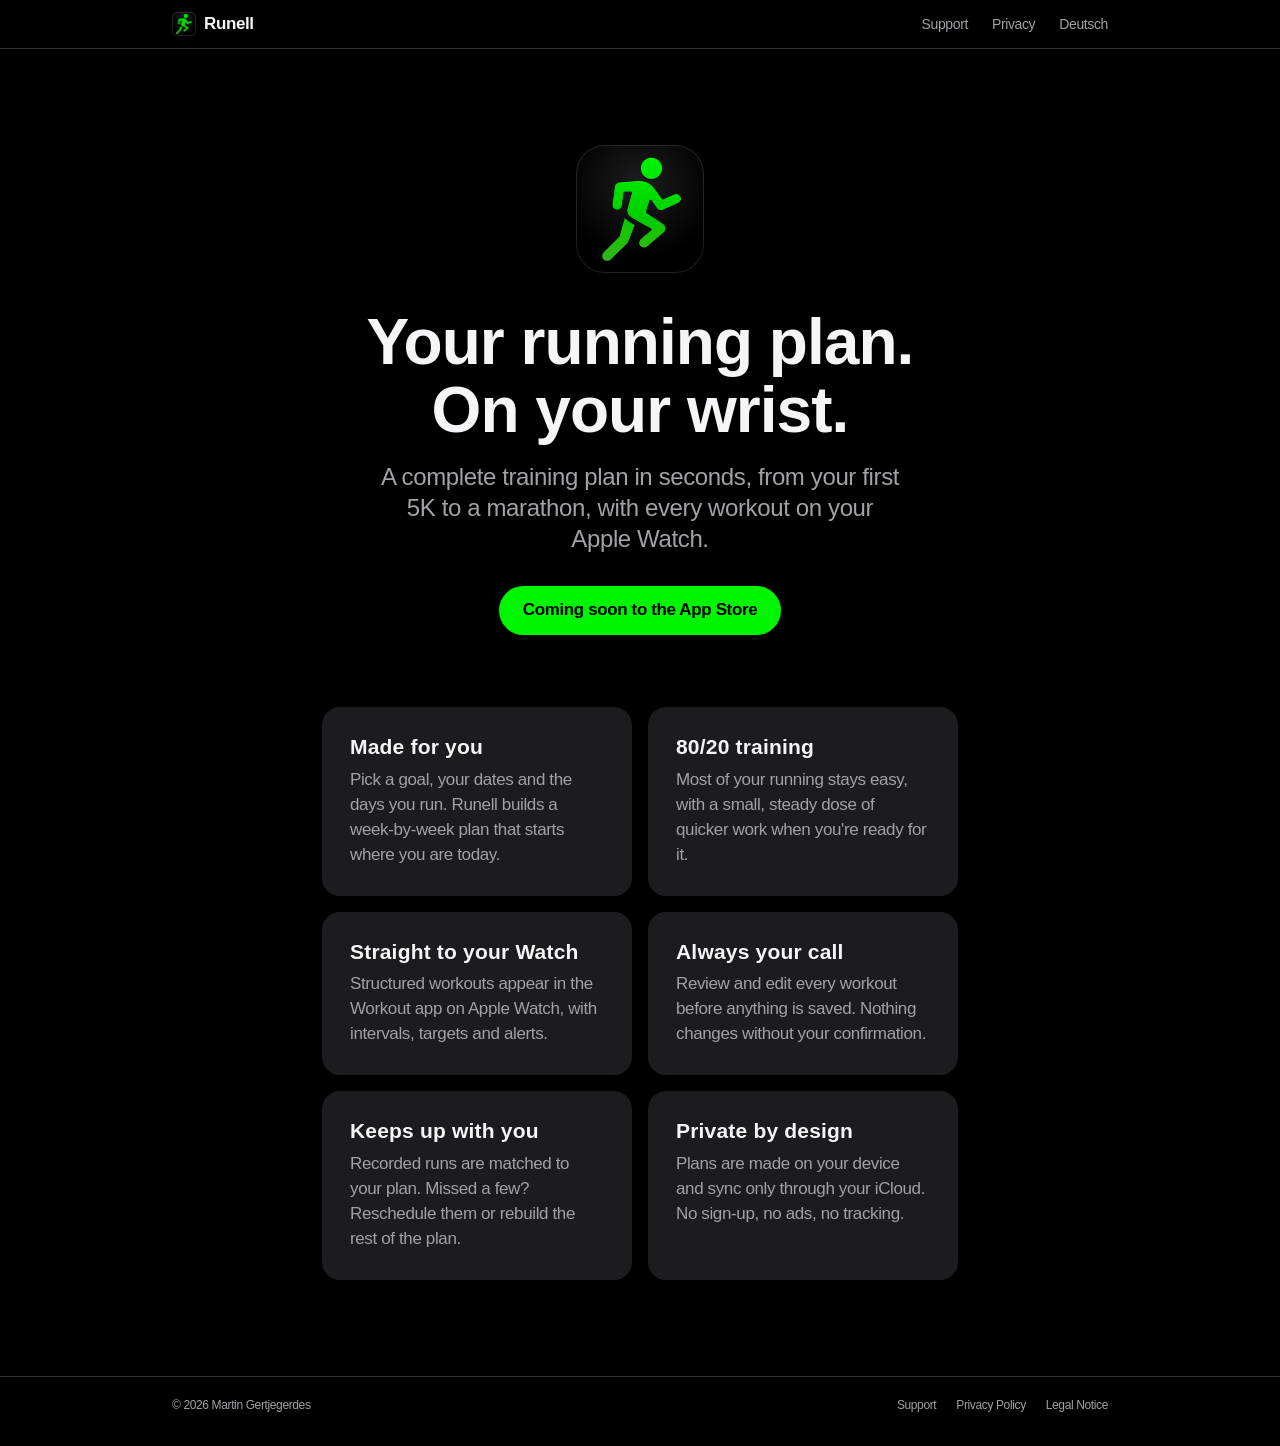
<file: index.html>
<!doctype html>
<html lang="en">
<head>
    <meta charset="utf-8">
    <meta name="viewport" content="width=device-width, initial-scale=1">
    <title>Runell – Running plans for Apple Watch</title>
    <meta name="description" content="Runell turns your running goal into a complete training plan in seconds and puts every workout on your Apple Watch.">
    <link rel="stylesheet" href="assets/style.css">
    <link rel="alternate" hreflang="de" href="de/">
</head>
<body>
    <nav class="nav">
        <div class="nav-inner">
            <a class="nav-brand" href="./"><span class="icon" aria-hidden="true"></span>Runell</a>
            <a href="support/">Support</a>
            <a href="privacy/">Privacy</a>
            <a href="de/" lang="de" hreflang="de">Deutsch</a>
        </div>
    </nav>

    <main>
        <section class="hero">
            <span class="icon" role="img" aria-label="Runell app icon"></span>
            <h1>Your running plan.<br>On your wrist.</h1>
            <p class="tagline">A complete training plan in seconds, from your first 5K to a marathon, with every workout on your Apple Watch.</p>
            <span class="badge">Coming soon to the App Store</span>
        </section>

        <section class="features">
            <div class="feature">
                <h2>Made for you</h2>
                <p>Pick a goal, your dates and the days you run. Runell builds a week-by-week plan that starts where you are today.</p>
            </div>
            <div class="feature">
                <h2>80/20 training</h2>
                <p>Most of your running stays easy, with a small, steady dose of quicker work when you're ready for it.</p>
            </div>
            <div class="feature">
                <h2>Straight to your Watch</h2>
                <p>Structured workouts appear in the Workout app on Apple Watch, with intervals, targets and alerts.</p>
            </div>
            <div class="feature">
                <h2>Always your call</h2>
                <p>Review and edit every workout before anything is saved. Nothing changes without your confirmation.</p>
            </div>
            <div class="feature">
                <h2>Keeps up with you</h2>
                <p>Recorded runs are matched to your plan. Missed a few? Reschedule them or rebuild the rest of the plan.</p>
            </div>
            <div class="feature">
                <h2>Private by design</h2>
                <p>Plans are made on your device and sync only through your iCloud. No sign-up, no ads, no tracking.</p>
            </div>
        </section>
    </main>

    <footer>
        <div class="footer-inner">
            <span class="copyright">© 2026 Martin Gertjegerdes</span>
            <a href="support/">Support</a>
            <a href="privacy/">Privacy Policy</a>
            <a href="impressum/">Legal Notice</a>
        </div>
    </footer>
</body>
</html>
</file>
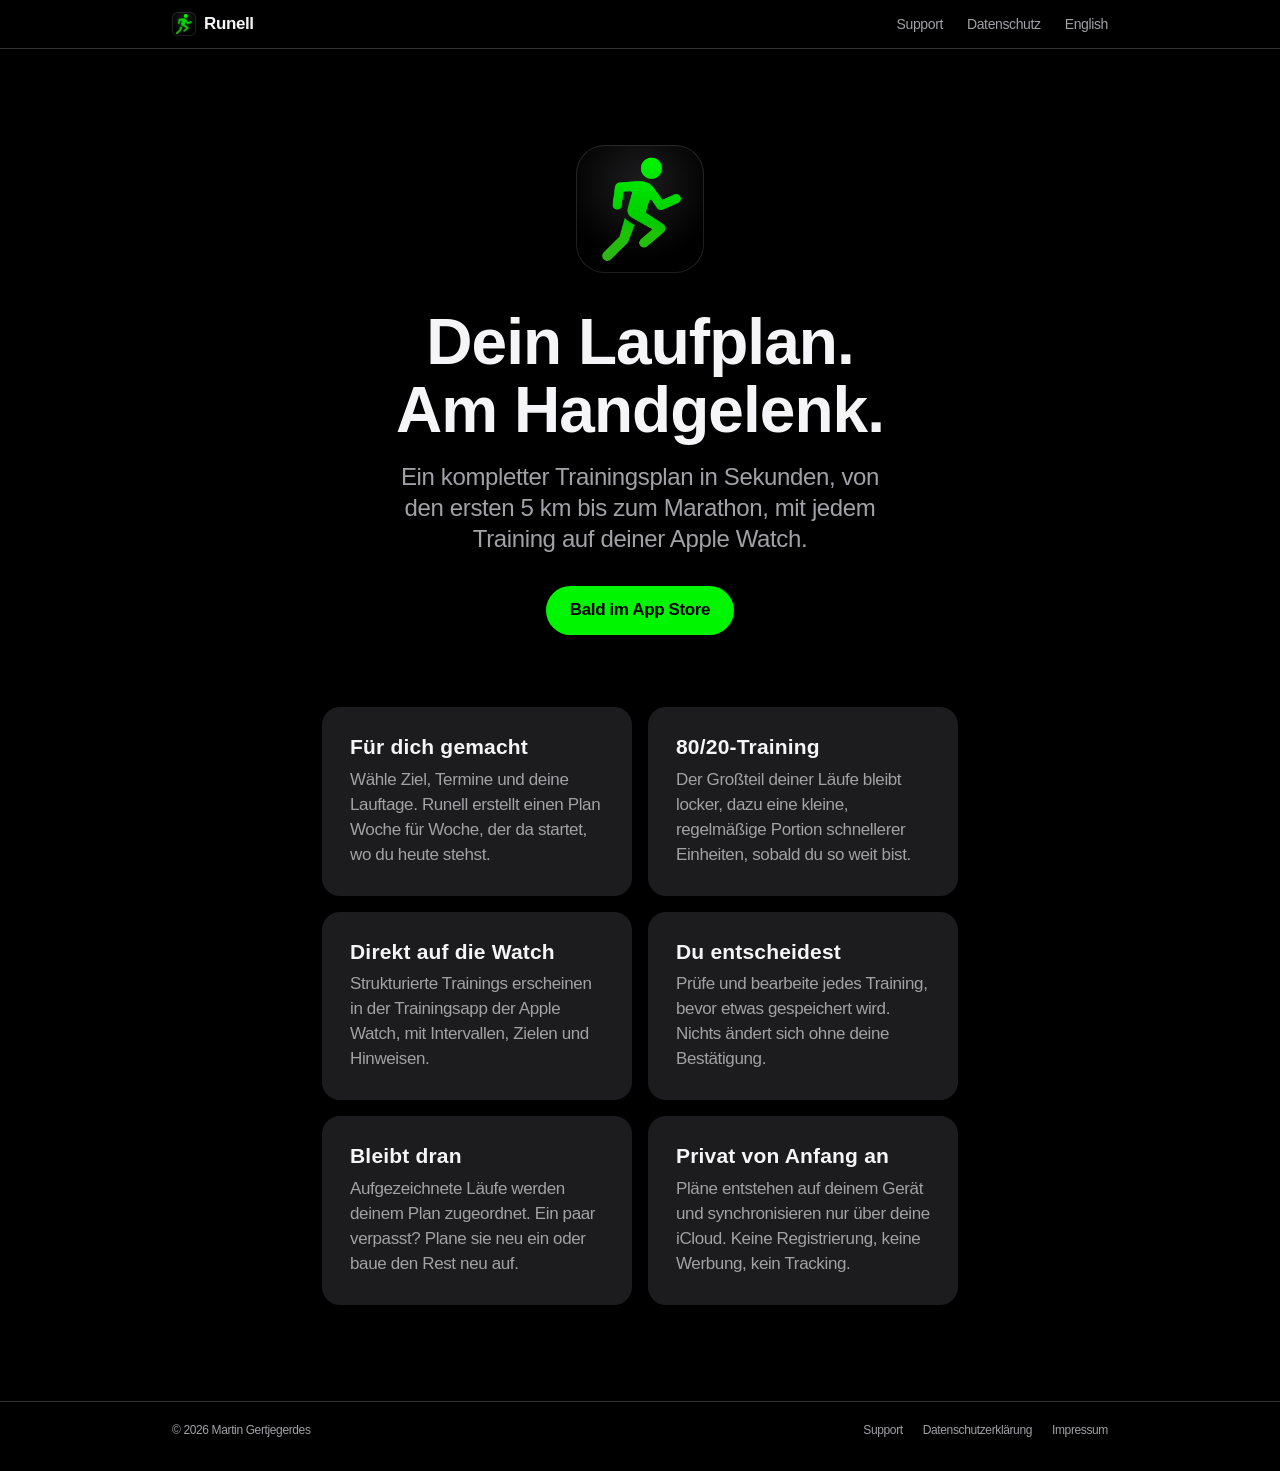
<file: de/index.html>
<!doctype html>
<html lang="de">
<head>
    <meta charset="utf-8">
    <meta name="viewport" content="width=device-width, initial-scale=1">
    <title>Runell – Laufpläne für die Apple Watch</title>
    <meta name="description" content="Runell macht aus deinem Laufziel in Sekunden einen kompletten Trainingsplan und bringt jedes Training auf deine Apple Watch.">
    <link rel="stylesheet" href="../assets/style.css">
    <link rel="alternate" hreflang="en" href="../">
</head>
<body>
    <nav class="nav">
        <div class="nav-inner">
            <a class="nav-brand" href="./"><span class="icon" aria-hidden="true"></span>Runell</a>
            <a href="support/">Support</a>
            <a href="privacy/">Datenschutz</a>
            <a href="../" lang="en" hreflang="en">English</a>
        </div>
    </nav>

    <main>
        <section class="hero">
            <span class="icon" role="img" aria-label="App-Symbol von Runell"></span>
            <h1>Dein Laufplan.<br>Am Handgelenk.</h1>
            <p class="tagline">Ein kompletter Trainingsplan in Sekunden, von den ersten 5 km bis zum Marathon, mit jedem Training auf deiner Apple Watch.</p>
            <span class="badge">Bald im App Store</span>
        </section>

        <section class="features">
            <div class="feature">
                <h2>Für dich gemacht</h2>
                <p>Wähle Ziel, Termine und deine Lauftage. Runell erstellt einen Plan Woche für Woche, der da startet, wo du heute stehst.</p>
            </div>
            <div class="feature">
                <h2>80/20-Training</h2>
                <p>Der Großteil deiner Läufe bleibt locker, dazu eine kleine, regelmäßige Portion schnellerer Einheiten, sobald du so weit bist.</p>
            </div>
            <div class="feature">
                <h2>Direkt auf die Watch</h2>
                <p>Strukturierte Trainings erscheinen in der Trainingsapp der Apple Watch, mit Intervallen, Zielen und Hinweisen.</p>
            </div>
            <div class="feature">
                <h2>Du entscheidest</h2>
                <p>Prüfe und bearbeite jedes Training, bevor etwas gespeichert wird. Nichts ändert sich ohne deine Bestätigung.</p>
            </div>
            <div class="feature">
                <h2>Bleibt dran</h2>
                <p>Aufgezeichnete Läufe werden deinem Plan zugeordnet. Ein paar verpasst? Plane sie neu ein oder baue den Rest neu auf.</p>
            </div>
            <div class="feature">
                <h2>Privat von Anfang an</h2>
                <p>Pläne entstehen auf deinem Gerät und synchronisieren nur über deine iCloud. Keine Registrierung, keine Werbung, kein Tracking.</p>
            </div>
        </section>
    </main>

    <footer>
        <div class="footer-inner">
            <span class="copyright">© 2026 Martin Gertjegerdes</span>
            <a href="support/">Support</a>
            <a href="privacy/">Datenschutzerklärung</a>
            <a href="impressum/">Impressum</a>
        </div>
    </footer>
</body>
</html>
</file>
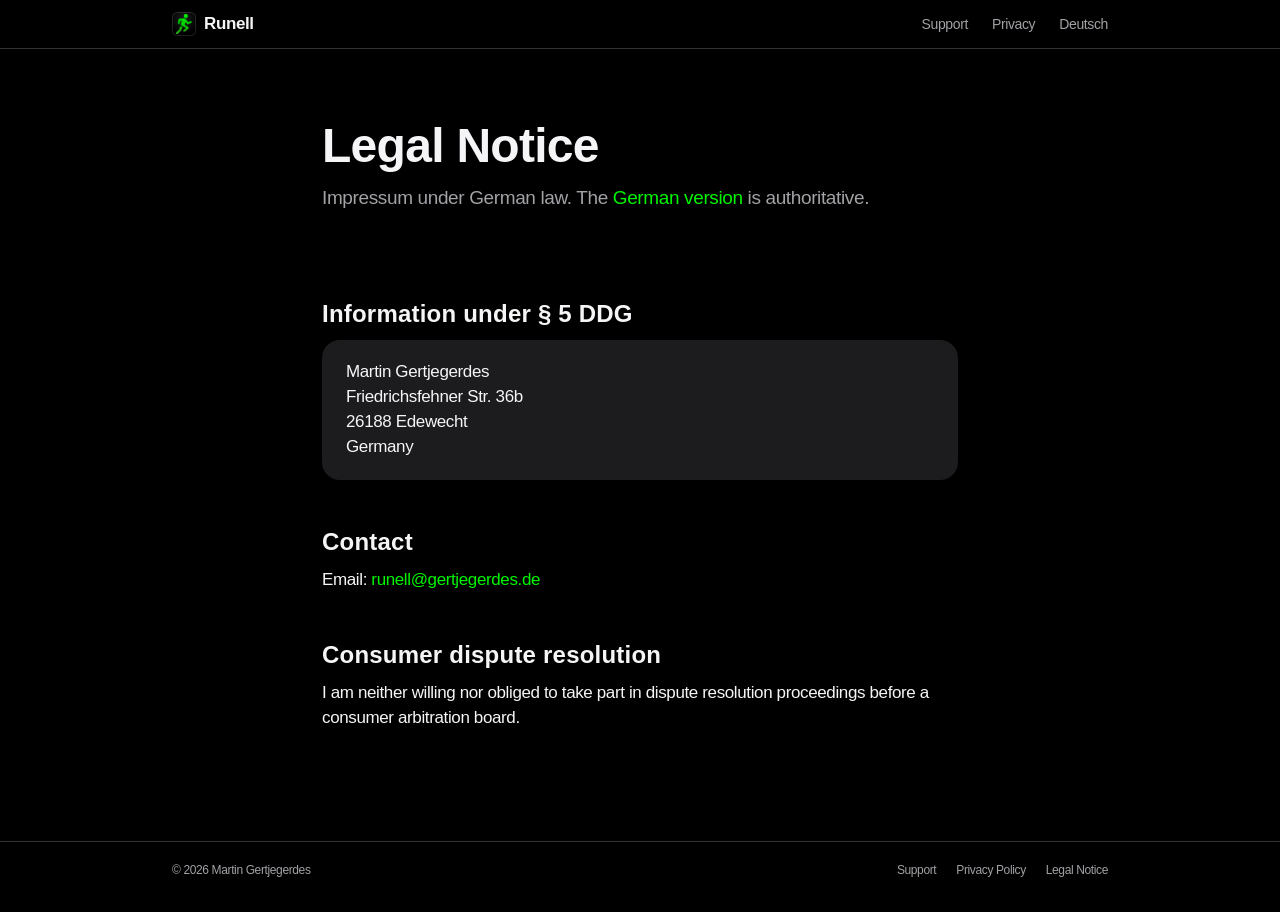
<file: impressum/index.html>
<!doctype html>
<html lang="en">
<head>
    <meta charset="utf-8">
    <meta name="viewport" content="width=device-width, initial-scale=1">
    <title>Legal Notice – Runell</title>
    <meta name="description" content="Legal notice (Impressum) for Runell.">
    <link rel="stylesheet" href="../assets/style.css">
    <link rel="alternate" hreflang="de" href="../de/impressum/">
</head>
<body>
    <nav class="nav">
        <div class="nav-inner">
            <a class="nav-brand" href="../"><span class="icon" aria-hidden="true"></span>Runell</a>
            <a href="../support/">Support</a>
            <a href="../privacy/">Privacy</a>
            <a href="../de/impressum/" lang="de" hreflang="de">Deutsch</a>
        </div>
    </nav>

    <main>
        <header class="page-header">
            <h1>Legal Notice</h1>
            <p>Impressum under German law. The <a href="../de/impressum/" lang="de">German version</a> is authoritative.</p>
        </header>

        <h2>Information under § 5 DDG</h2>
        <div class="card">
            <p>Martin Gertjegerdes<br>Friedrichsfehner Str. 36b<br>26188 Edewecht<br>Germany</p>
        </div>

        <h2>Contact</h2>
        <p>Email: <a href="mailto:runell@gertjegerdes.de">runell@gertjegerdes.de</a></p>

        <h2>Consumer dispute resolution</h2>
        <p>I am neither willing nor obliged to take part in dispute resolution proceedings before a consumer arbitration board.</p>
    </main>

    <footer>
        <div class="footer-inner">
            <span class="copyright">© 2026 Martin Gertjegerdes</span>
            <a href="../support/">Support</a>
            <a href="../privacy/">Privacy Policy</a>
            <a href="./">Legal Notice</a>
        </div>
    </footer>
</body>
</html>
</file>
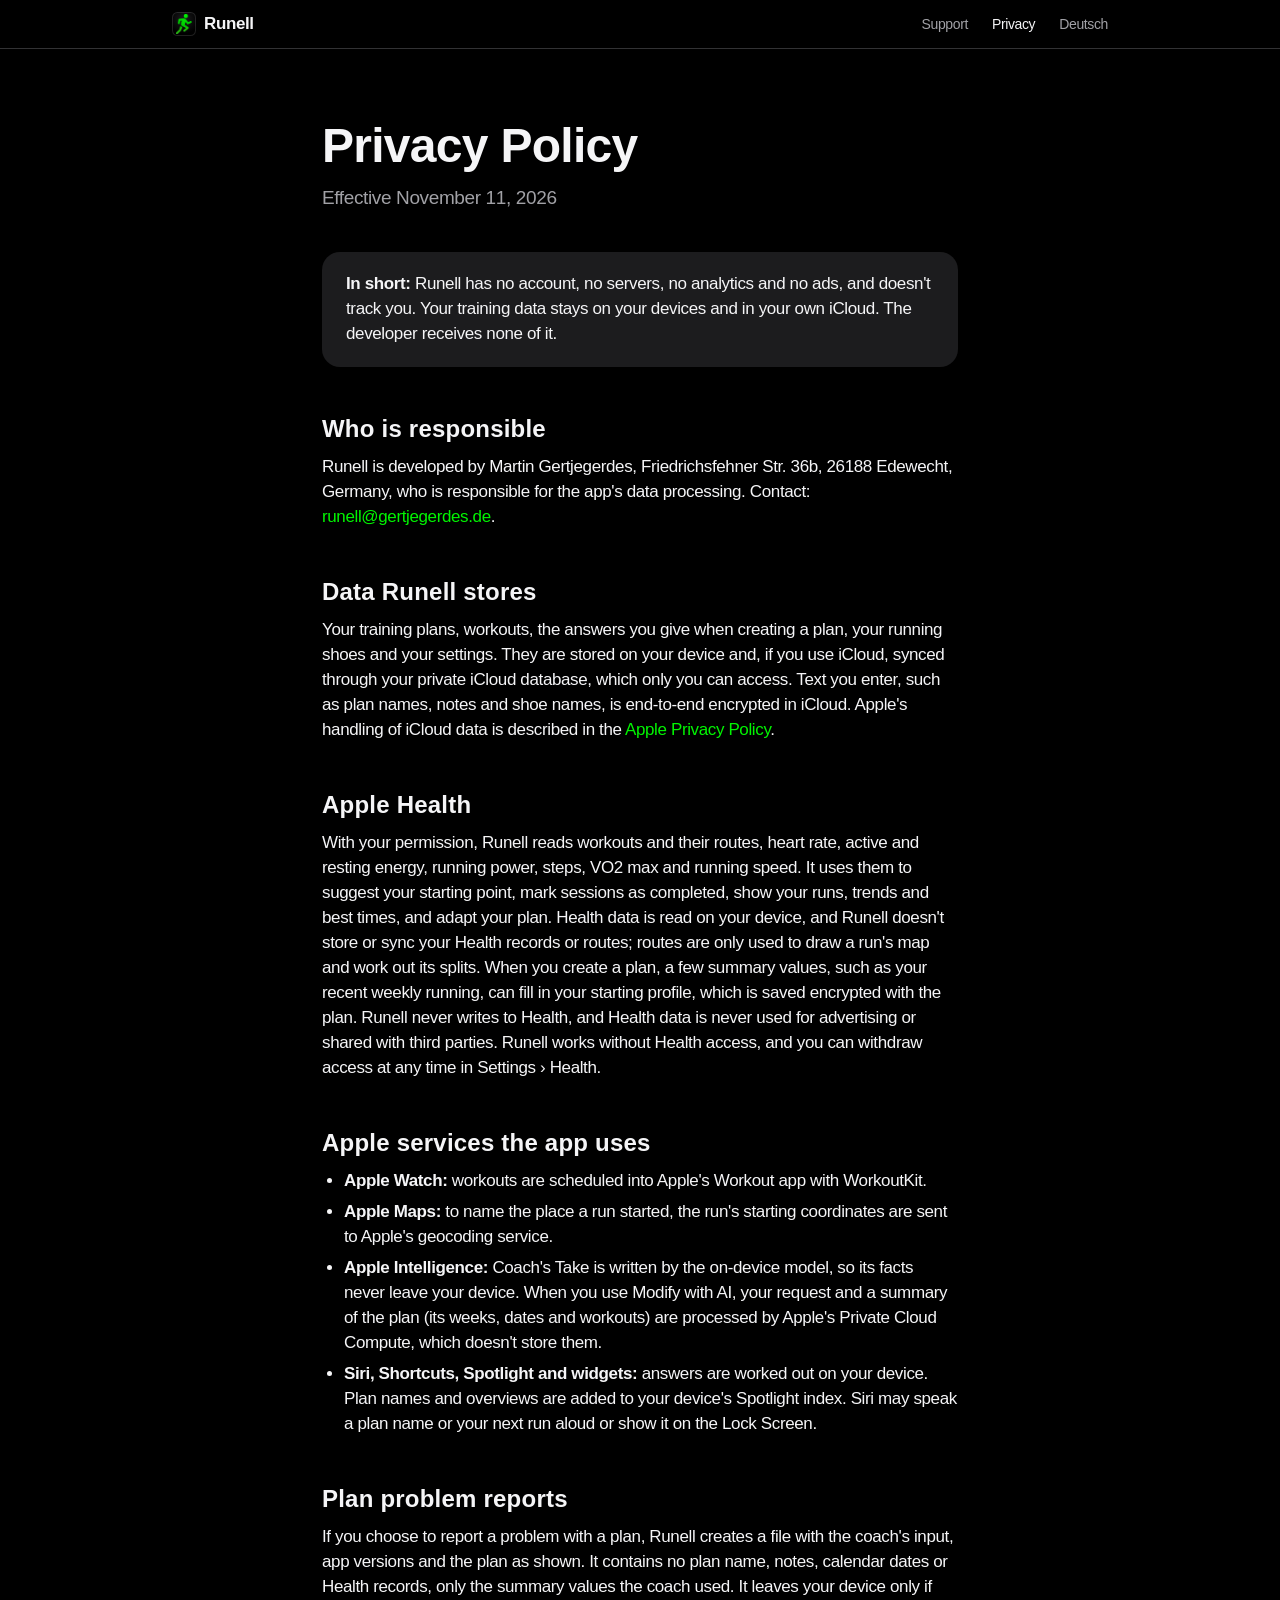
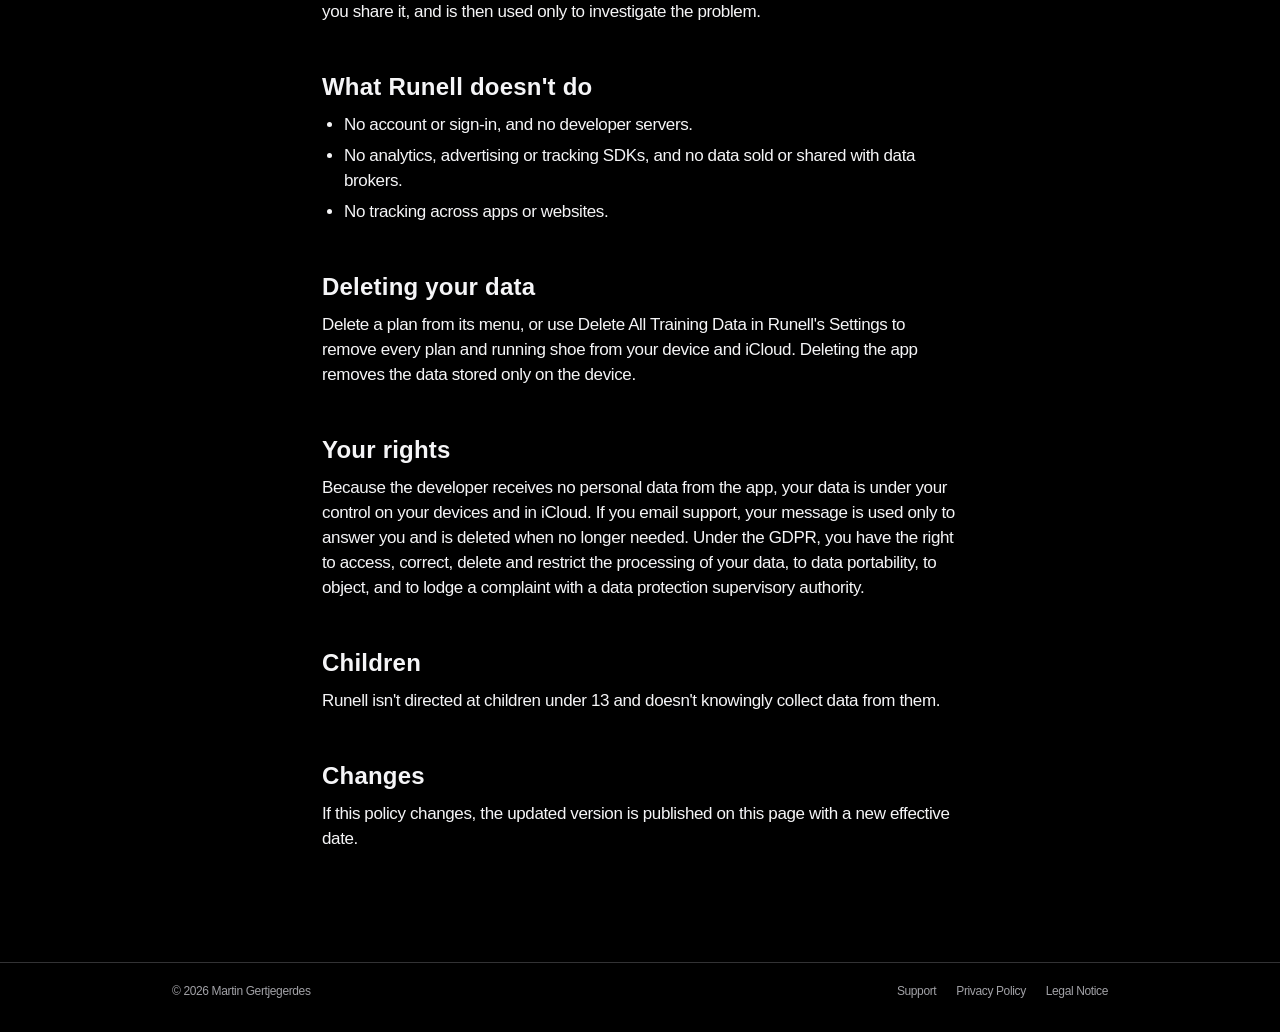
<file: privacy/index.html>
<!doctype html>
<html lang="en">
<head>
    <meta charset="utf-8">
    <meta name="viewport" content="width=device-width, initial-scale=1">
    <title>Privacy Policy – Runell</title>
    <meta name="description" content="How Runell handles your data: no account, no tracking, no servers. Your plans stay on your devices and in your iCloud.">
    <link rel="stylesheet" href="../assets/style.css">
    <link rel="alternate" hreflang="de" href="../de/privacy/">
</head>
<body>
    <nav class="nav">
        <div class="nav-inner">
            <a class="nav-brand" href="../"><span class="icon" aria-hidden="true"></span>Runell</a>
            <a href="../support/">Support</a>
            <a href="./" aria-current="page">Privacy</a>
            <a href="../de/privacy/" lang="de" hreflang="de">Deutsch</a>
        </div>
    </nav>

    <main>
        <header class="page-header">
            <h1>Privacy Policy</h1>
            <p>Effective November 11, 2026</p>
        </header>

        <div class="card">
            <p><strong>In short:</strong> Runell has no account, no servers, no analytics and no ads, and doesn't track you. Your training data stays on your devices and in your own iCloud. The developer receives none of it.</p>
        </div>

        <h2>Who is responsible</h2>
        <p>Runell is developed by Martin Gertjegerdes, Friedrichsfehner Str. 36b, 26188 Edewecht, Germany, who is responsible for the app's data processing. Contact: <a href="mailto:runell@gertjegerdes.de">runell@gertjegerdes.de</a>.</p>

        <h2>Data Runell stores</h2>
        <p>Your training plans, workouts, the answers you give when creating a plan, your running shoes and your settings. They are stored on your device and, if you use iCloud, synced through your private iCloud database, which only you can access. Text you enter, such as plan names, notes and shoe names, is end-to-end encrypted in iCloud. Apple's handling of iCloud data is described in the <a href="https://www.apple.com/legal/privacy/">Apple Privacy Policy</a>.</p>

        <h2>Apple Health</h2>
        <p>With your permission, Runell reads workouts and their routes, heart rate, active and resting energy, running power, steps, VO2 max and running speed. It uses them to suggest your starting point, mark sessions as completed, show your runs, trends and best times, and adapt your plan. Health data is read on your device, and Runell doesn't store or sync your Health records or routes; routes are only used to draw a run's map and work out its splits. When you create a plan, a few summary values, such as your recent weekly running, can fill in your starting profile, which is saved encrypted with the plan. Runell never writes to Health, and Health data is never used for advertising or shared with third parties. Runell works without Health access, and you can withdraw access at any time in Settings › Health.</p>

        <h2>Apple services the app uses</h2>
        <ul>
            <li><strong>Apple Watch:</strong> workouts are scheduled into Apple's Workout app with WorkoutKit.</li>
            <li><strong>Apple Maps:</strong> to name the place a run started, the run's starting coordinates are sent to Apple's geocoding service.</li>
            <li><strong>Apple Intelligence:</strong> Coach's Take is written by the on-device model, so its facts never leave your device. When you use Modify with AI, your request and a summary of the plan (its weeks, dates and workouts) are processed by Apple's Private Cloud Compute, which doesn't store them.</li>
            <li><strong>Siri, Shortcuts, Spotlight and widgets:</strong> answers are worked out on your device. Plan names and overviews are added to your device's Spotlight index. Siri may speak a plan name or your next run aloud or show it on the Lock Screen.</li>
        </ul>

        <h2>Plan problem reports</h2>
        <p>If you choose to report a problem with a plan, Runell creates a file with the coach's input, app versions and the plan as shown. It contains no plan name, notes, calendar dates or Health records, only the summary values the coach used. It leaves your device only if you share it, and is then used only to investigate the problem.</p>

        <h2>What Runell doesn't do</h2>
        <ul>
            <li>No account or sign-in, and no developer servers.</li>
            <li>No analytics, advertising or tracking SDKs, and no data sold or shared with data brokers.</li>
            <li>No tracking across apps or websites.</li>
        </ul>

        <h2>Deleting your data</h2>
        <p>Delete a plan from its menu, or use Delete All Training Data in Runell's Settings to remove every plan and running shoe from your device and iCloud. Deleting the app removes the data stored only on the device.</p>

        <h2>Your rights</h2>
        <p>Because the developer receives no personal data from the app, your data is under your control on your devices and in iCloud. If you email support, your message is used only to answer you and is deleted when no longer needed. Under the GDPR, you have the right to access, correct, delete and restrict the processing of your data, to data portability, to object, and to lodge a complaint with a data protection supervisory authority.</p>

        <h2>Children</h2>
        <p>Runell isn't directed at children under 13 and doesn't knowingly collect data from them.</p>

        <h2>Changes</h2>
        <p>If this policy changes, the updated version is published on this page with a new effective date.</p>
    </main>

    <footer>
        <div class="footer-inner">
            <span class="copyright">© 2026 Martin Gertjegerdes</span>
            <a href="../support/">Support</a>
            <a href="./">Privacy Policy</a>
            <a href="../impressum/">Legal Notice</a>
        </div>
    </footer>
</body>
</html>
</file>
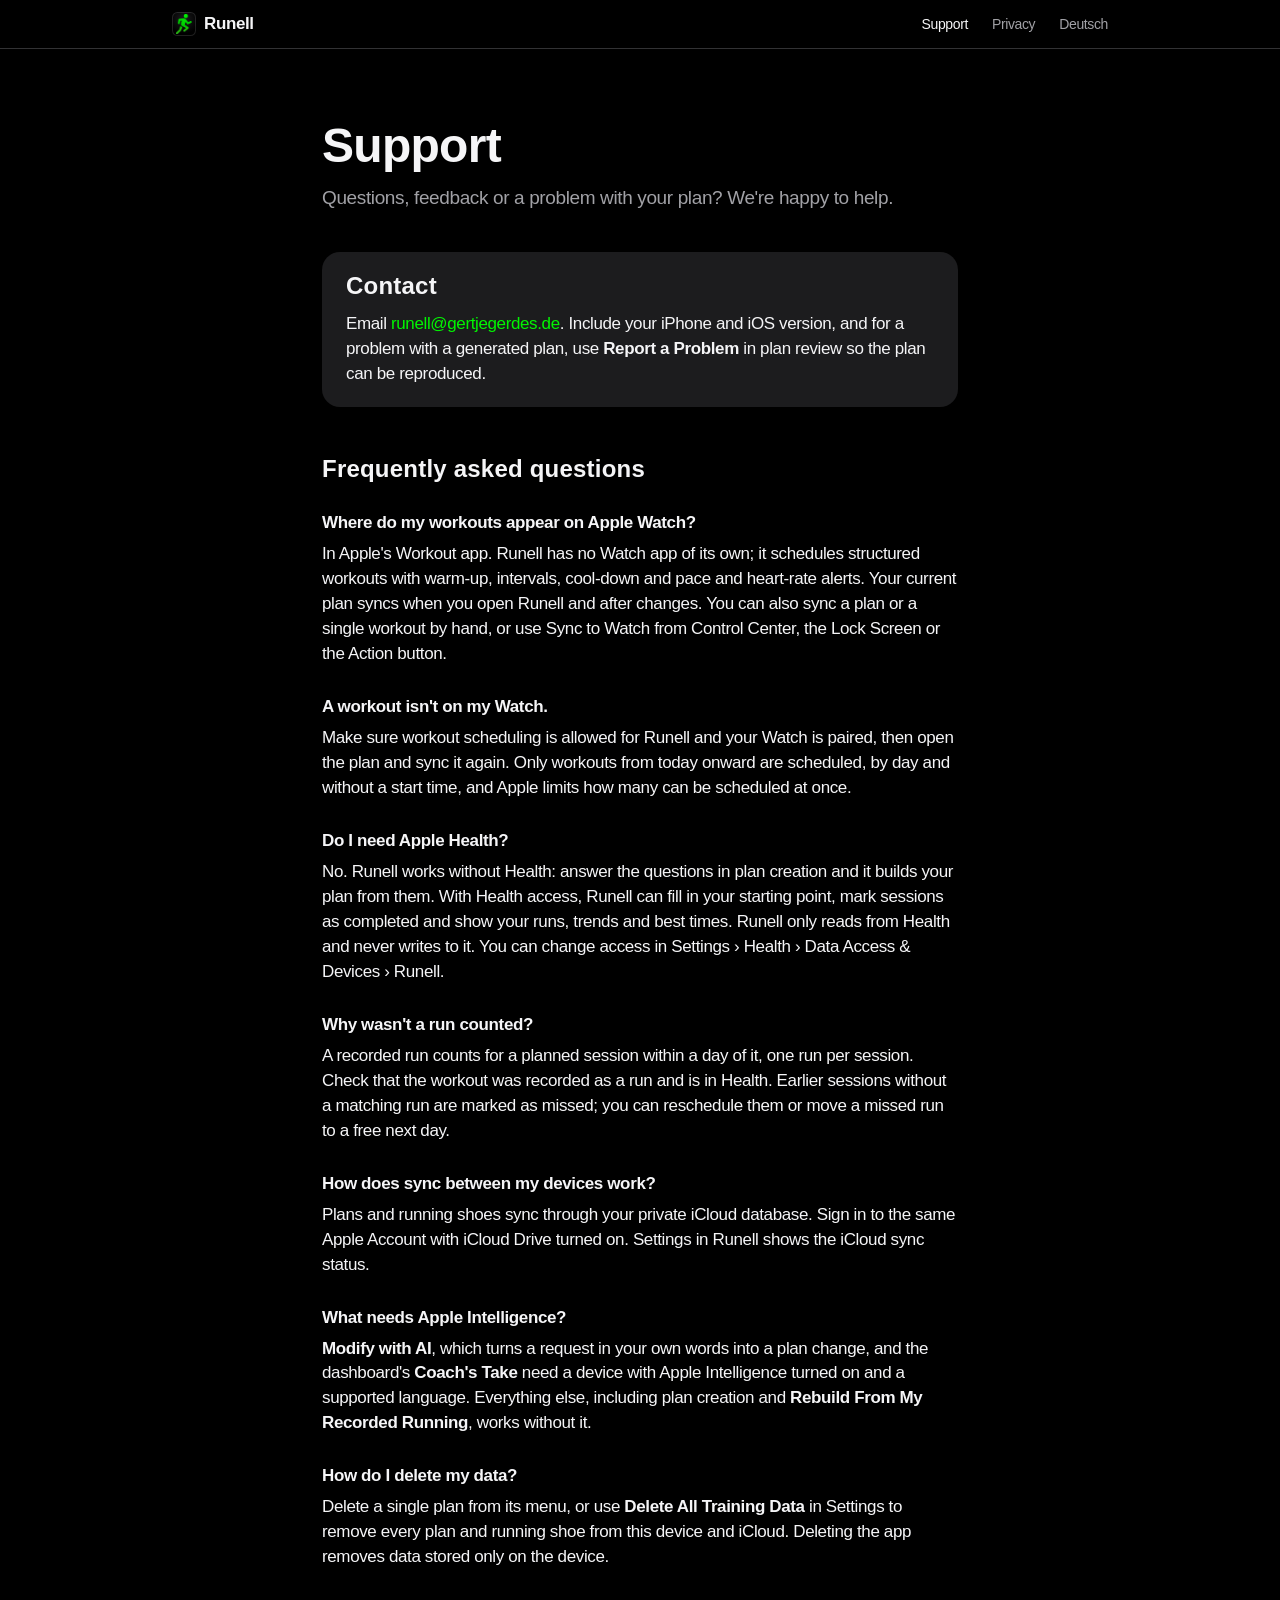
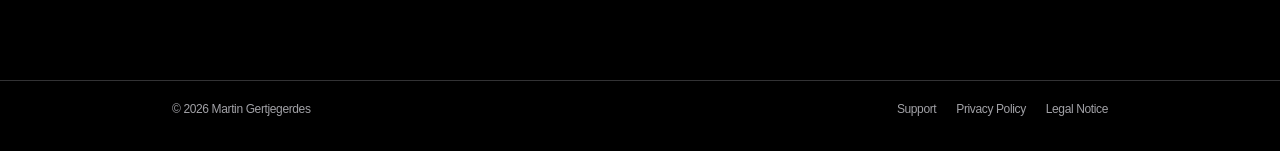
<file: support/index.html>
<!doctype html>
<html lang="en">
<head>
    <meta charset="utf-8">
    <meta name="viewport" content="width=device-width, initial-scale=1">
    <title>Support – Runell</title>
    <meta name="description" content="Help with Runell: contact, Apple Watch sync, Apple Health, iCloud and Apple Intelligence.">
    <link rel="stylesheet" href="../assets/style.css">
    <link rel="alternate" hreflang="de" href="../de/support/">
</head>
<body>
    <nav class="nav">
        <div class="nav-inner">
            <a class="nav-brand" href="../"><span class="icon" aria-hidden="true"></span>Runell</a>
            <a href="./" aria-current="page">Support</a>
            <a href="../privacy/">Privacy</a>
            <a href="../de/support/" lang="de" hreflang="de">Deutsch</a>
        </div>
    </nav>

    <main>
        <header class="page-header">
            <h1>Support</h1>
            <p>Questions, feedback or a problem with your plan? We're happy to help.</p>
        </header>

        <div class="card">
            <h2 style="margin-top: 0">Contact</h2>
            <p>Email <a href="mailto:runell@gertjegerdes.de?subject=Runell%20Support">runell@gertjegerdes.de</a>. Include your iPhone and iOS version, and for a problem with a generated plan, use <strong>Report a Problem</strong> in plan review so the plan can be reproduced.</p>
        </div>

        <h2>Frequently asked questions</h2>

        <h3>Where do my workouts appear on Apple Watch?</h3>
        <p>In Apple's Workout app. Runell has no Watch app of its own; it schedules structured workouts with warm-up, intervals, cool-down and pace and heart-rate alerts. Your current plan syncs when you open Runell and after changes. You can also sync a plan or a single workout by hand, or use Sync to Watch from Control Center, the Lock Screen or the Action button.</p>

        <h3>A workout isn't on my Watch.</h3>
        <p>Make sure workout scheduling is allowed for Runell and your Watch is paired, then open the plan and sync it again. Only workouts from today onward are scheduled, by day and without a start time, and Apple limits how many can be scheduled at once.</p>

        <h3>Do I need Apple Health?</h3>
        <p>No. Runell works without Health: answer the questions in plan creation and it builds your plan from them. With Health access, Runell can fill in your starting point, mark sessions as completed and show your runs, trends and best times. Runell only reads from Health and never writes to it. You can change access in Settings › Health › Data Access &amp; Devices › Runell.</p>

        <h3>Why wasn't a run counted?</h3>
        <p>A recorded run counts for a planned session within a day of it, one run per session. Check that the workout was recorded as a run and is in Health. Earlier sessions without a matching run are marked as missed; you can reschedule them or move a missed run to a free next day.</p>

        <h3>How does sync between my devices work?</h3>
        <p>Plans and running shoes sync through your private iCloud database. Sign in to the same Apple Account with iCloud Drive turned on. Settings in Runell shows the iCloud sync status.</p>

        <h3>What needs Apple Intelligence?</h3>
        <p><strong>Modify with AI</strong>, which turns a request in your own words into a plan change, and the dashboard's <strong>Coach's Take</strong> need a device with Apple Intelligence turned on and a supported language. Everything else, including plan creation and <strong>Rebuild From My Recorded Running</strong>, works without it.</p>

        <h3>How do I delete my data?</h3>
        <p>Delete a single plan from its menu, or use <strong>Delete All Training Data</strong> in Settings to remove every plan and running shoe from this device and iCloud. Deleting the app removes data stored only on the device.</p>
    </main>

    <footer>
        <div class="footer-inner">
            <span class="copyright">© 2026 Martin Gertjegerdes</span>
            <a href="./">Support</a>
            <a href="../privacy/">Privacy Policy</a>
            <a href="../impressum/">Legal Notice</a>
        </div>
    </footer>
</body>
</html>
</file>
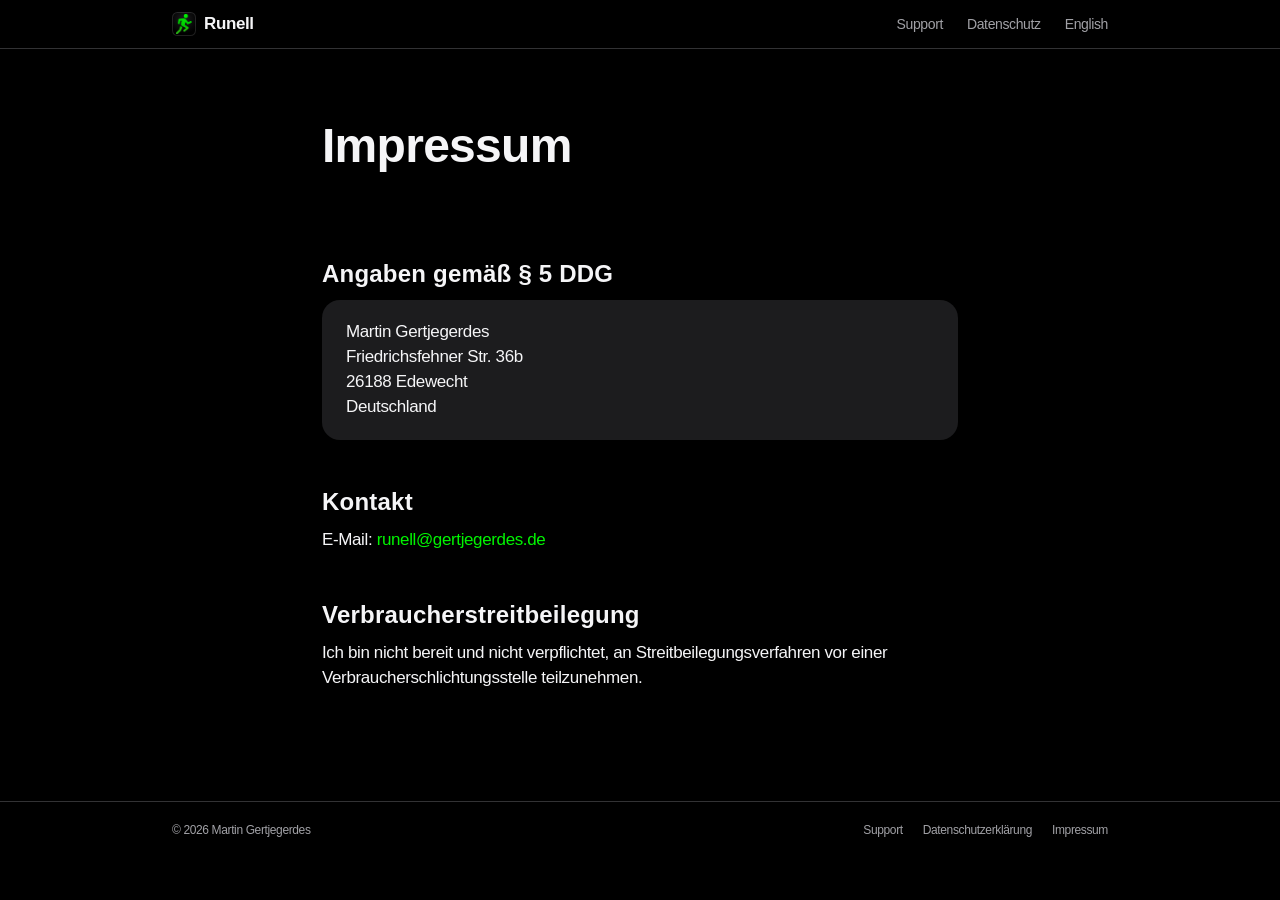
<file: de/impressum/index.html>
<!doctype html>
<html lang="de">
<head>
    <meta charset="utf-8">
    <meta name="viewport" content="width=device-width, initial-scale=1">
    <title>Impressum – Runell</title>
    <meta name="description" content="Impressum von Runell.">
    <link rel="stylesheet" href="../../assets/style.css">
    <link rel="alternate" hreflang="en" href="../../impressum/">
</head>
<body>
    <nav class="nav">
        <div class="nav-inner">
            <a class="nav-brand" href="../"><span class="icon" aria-hidden="true"></span>Runell</a>
            <a href="../support/">Support</a>
            <a href="../privacy/">Datenschutz</a>
            <a href="../../impressum/" lang="en" hreflang="en">English</a>
        </div>
    </nav>

    <main>
        <header class="page-header">
            <h1>Impressum</h1>
        </header>

        <h2>Angaben gemäß § 5 DDG</h2>
        <div class="card">
            <p>Martin Gertjegerdes<br>Friedrichsfehner Str. 36b<br>26188 Edewecht<br>Deutschland</p>
        </div>

        <h2>Kontakt</h2>
        <p>E-Mail: <a href="mailto:runell@gertjegerdes.de">runell@gertjegerdes.de</a></p>

        <h2>Verbraucherstreitbeilegung</h2>
        <p>Ich bin nicht bereit und nicht verpflichtet, an Streitbeilegungsverfahren vor einer Verbraucherschlichtungsstelle teilzunehmen.</p>
    </main>

    <footer>
        <div class="footer-inner">
            <span class="copyright">© 2026 Martin Gertjegerdes</span>
            <a href="../support/">Support</a>
            <a href="../privacy/">Datenschutzerklärung</a>
            <a href="./">Impressum</a>
        </div>
    </footer>
</body>
</html>
</file>
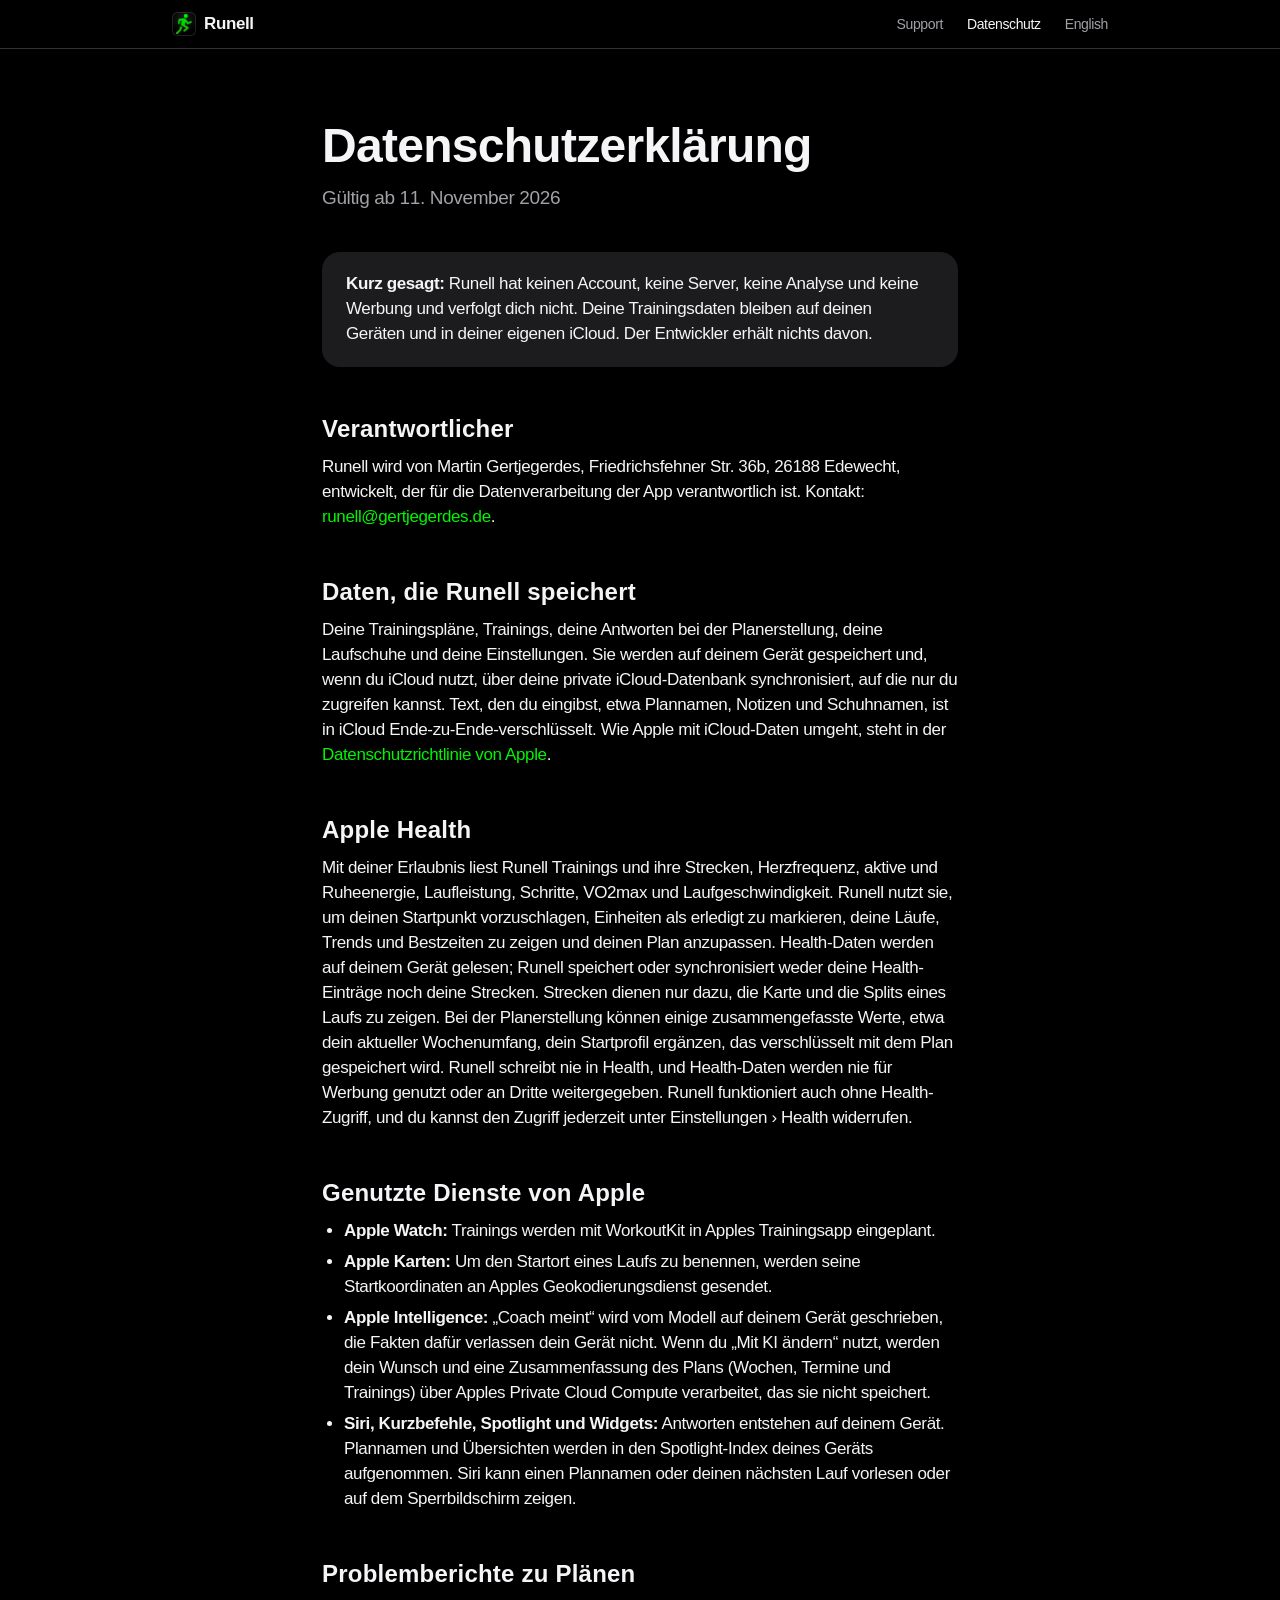
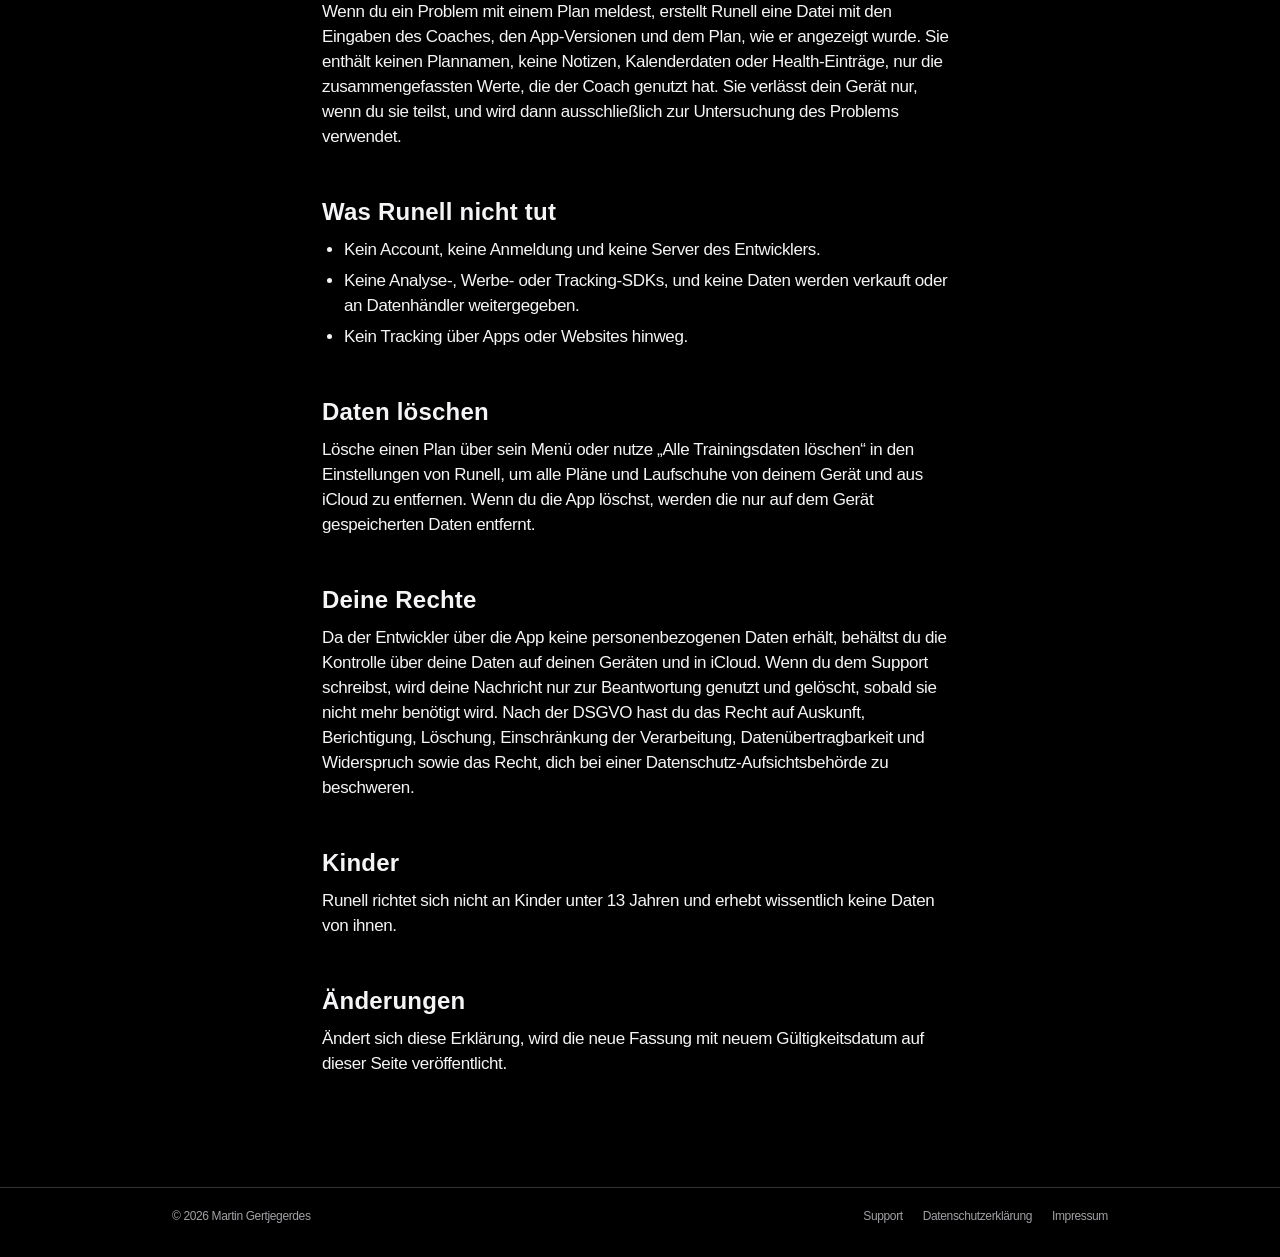
<file: de/privacy/index.html>
<!doctype html>
<html lang="de">
<head>
    <meta charset="utf-8">
    <meta name="viewport" content="width=device-width, initial-scale=1">
    <title>Datenschutzerklärung – Runell</title>
    <meta name="description" content="Wie Runell mit deinen Daten umgeht: kein Account, kein Tracking, keine Server. Deine Pläne bleiben auf deinen Geräten und in deiner iCloud.">
    <link rel="stylesheet" href="../../assets/style.css">
    <link rel="alternate" hreflang="en" href="../../privacy/">
</head>
<body>
    <nav class="nav">
        <div class="nav-inner">
            <a class="nav-brand" href="../"><span class="icon" aria-hidden="true"></span>Runell</a>
            <a href="../support/">Support</a>
            <a href="./" aria-current="page">Datenschutz</a>
            <a href="../../privacy/" lang="en" hreflang="en">English</a>
        </div>
    </nav>

    <main>
        <header class="page-header">
            <h1>Datenschutzerklärung</h1>
            <p>Gültig ab 11. November 2026</p>
        </header>

        <div class="card">
            <p><strong>Kurz gesagt:</strong> Runell hat keinen Account, keine Server, keine Analyse und keine Werbung und verfolgt dich nicht. Deine Trainingsdaten bleiben auf deinen Geräten und in deiner eigenen iCloud. Der Entwickler erhält nichts davon.</p>
        </div>

        <h2>Verantwortlicher</h2>
        <p>Runell wird von Martin Gertjegerdes, Friedrichsfehner Str. 36b, 26188 Edewecht, entwickelt, der für die Datenverarbeitung der App verantwortlich ist. Kontakt: <a href="mailto:runell@gertjegerdes.de">runell@gertjegerdes.de</a>.</p>

        <h2>Daten, die Runell speichert</h2>
        <p>Deine Trainingspläne, Trainings, deine Antworten bei der Planerstellung, deine Laufschuhe und deine Einstellungen. Sie werden auf deinem Gerät gespeichert und, wenn du iCloud nutzt, über deine private iCloud-Datenbank synchronisiert, auf die nur du zugreifen kannst. Text, den du eingibst, etwa Plannamen, Notizen und Schuhnamen, ist in iCloud Ende-zu-Ende-verschlüsselt. Wie Apple mit iCloud-Daten umgeht, steht in der <a href="https://www.apple.com/de/legal/privacy/">Datenschutzrichtlinie von Apple</a>.</p>

        <h2>Apple Health</h2>
        <p>Mit deiner Erlaubnis liest Runell Trainings und ihre Strecken, Herzfrequenz, aktive und Ruheenergie, Laufleistung, Schritte, VO2max und Laufgeschwindigkeit. Runell nutzt sie, um deinen Startpunkt vorzuschlagen, Einheiten als erledigt zu markieren, deine Läufe, Trends und Bestzeiten zu zeigen und deinen Plan anzupassen. Health-Daten werden auf deinem Gerät gelesen; Runell speichert oder synchronisiert weder deine Health-Einträge noch deine Strecken. Strecken dienen nur dazu, die Karte und die Splits eines Laufs zu zeigen. Bei der Planerstellung können einige zusammengefasste Werte, etwa dein aktueller Wochenumfang, dein Startprofil ergänzen, das verschlüsselt mit dem Plan gespeichert wird. Runell schreibt nie in Health, und Health-Daten werden nie für Werbung genutzt oder an Dritte weitergegeben. Runell funktioniert auch ohne Health-Zugriff, und du kannst den Zugriff jederzeit unter Einstellungen › Health widerrufen.</p>

        <h2>Genutzte Dienste von Apple</h2>
        <ul>
            <li><strong>Apple Watch:</strong> Trainings werden mit WorkoutKit in Apples Trainingsapp eingeplant.</li>
            <li><strong>Apple Karten:</strong> Um den Startort eines Laufs zu benennen, werden seine Startkoordinaten an Apples Geokodierungsdienst gesendet.</li>
            <li><strong>Apple Intelligence:</strong> „Coach meint“ wird vom Modell auf deinem Gerät geschrieben, die Fakten dafür verlassen dein Gerät nicht. Wenn du „Mit KI ändern“ nutzt, werden dein Wunsch und eine Zusammenfassung des Plans (Wochen, Termine und Trainings) über Apples Private Cloud Compute verarbeitet, das sie nicht speichert.</li>
            <li><strong>Siri, Kurzbefehle, Spotlight und Widgets:</strong> Antworten entstehen auf deinem Gerät. Plannamen und Übersichten werden in den Spotlight-Index deines Geräts aufgenommen. Siri kann einen Plannamen oder deinen nächsten Lauf vorlesen oder auf dem Sperrbildschirm zeigen.</li>
        </ul>

        <h2>Problemberichte zu Plänen</h2>
        <p>Wenn du ein Problem mit einem Plan meldest, erstellt Runell eine Datei mit den Eingaben des Coaches, den App-Versionen und dem Plan, wie er angezeigt wurde. Sie enthält keinen Plannamen, keine Notizen, Kalenderdaten oder Health-Einträge, nur die zusammengefassten Werte, die der Coach genutzt hat. Sie verlässt dein Gerät nur, wenn du sie teilst, und wird dann ausschließlich zur Untersuchung des Problems verwendet.</p>

        <h2>Was Runell nicht tut</h2>
        <ul>
            <li>Kein Account, keine Anmeldung und keine Server des Entwicklers.</li>
            <li>Keine Analyse-, Werbe- oder Tracking-SDKs, und keine Daten werden verkauft oder an Datenhändler weitergegeben.</li>
            <li>Kein Tracking über Apps oder Websites hinweg.</li>
        </ul>

        <h2>Daten löschen</h2>
        <p>Lösche einen Plan über sein Menü oder nutze „Alle Trainingsdaten löschen“ in den Einstellungen von Runell, um alle Pläne und Laufschuhe von deinem Gerät und aus iCloud zu entfernen. Wenn du die App löschst, werden die nur auf dem Gerät gespeicherten Daten entfernt.</p>

        <h2>Deine Rechte</h2>
        <p>Da der Entwickler über die App keine personenbezogenen Daten erhält, behältst du die Kontrolle über deine Daten auf deinen Geräten und in iCloud. Wenn du dem Support schreibst, wird deine Nachricht nur zur Beantwortung genutzt und gelöscht, sobald sie nicht mehr benötigt wird. Nach der DSGVO hast du das Recht auf Auskunft, Berichtigung, Löschung, Einschränkung der Verarbeitung, Datenübertragbarkeit und Widerspruch sowie das Recht, dich bei einer Datenschutz-Aufsichtsbehörde zu beschweren.</p>

        <h2>Kinder</h2>
        <p>Runell richtet sich nicht an Kinder unter 13 Jahren und erhebt wissentlich keine Daten von ihnen.</p>

        <h2>Änderungen</h2>
        <p>Ändert sich diese Erklärung, wird die neue Fassung mit neuem Gültigkeitsdatum auf dieser Seite veröffentlicht.</p>
    </main>

    <footer>
        <div class="footer-inner">
            <span class="copyright">© 2026 Martin Gertjegerdes</span>
            <a href="../support/">Support</a>
            <a href="./">Datenschutzerklärung</a>
            <a href="../impressum/">Impressum</a>
        </div>
    </footer>
</body>
</html>
</file>
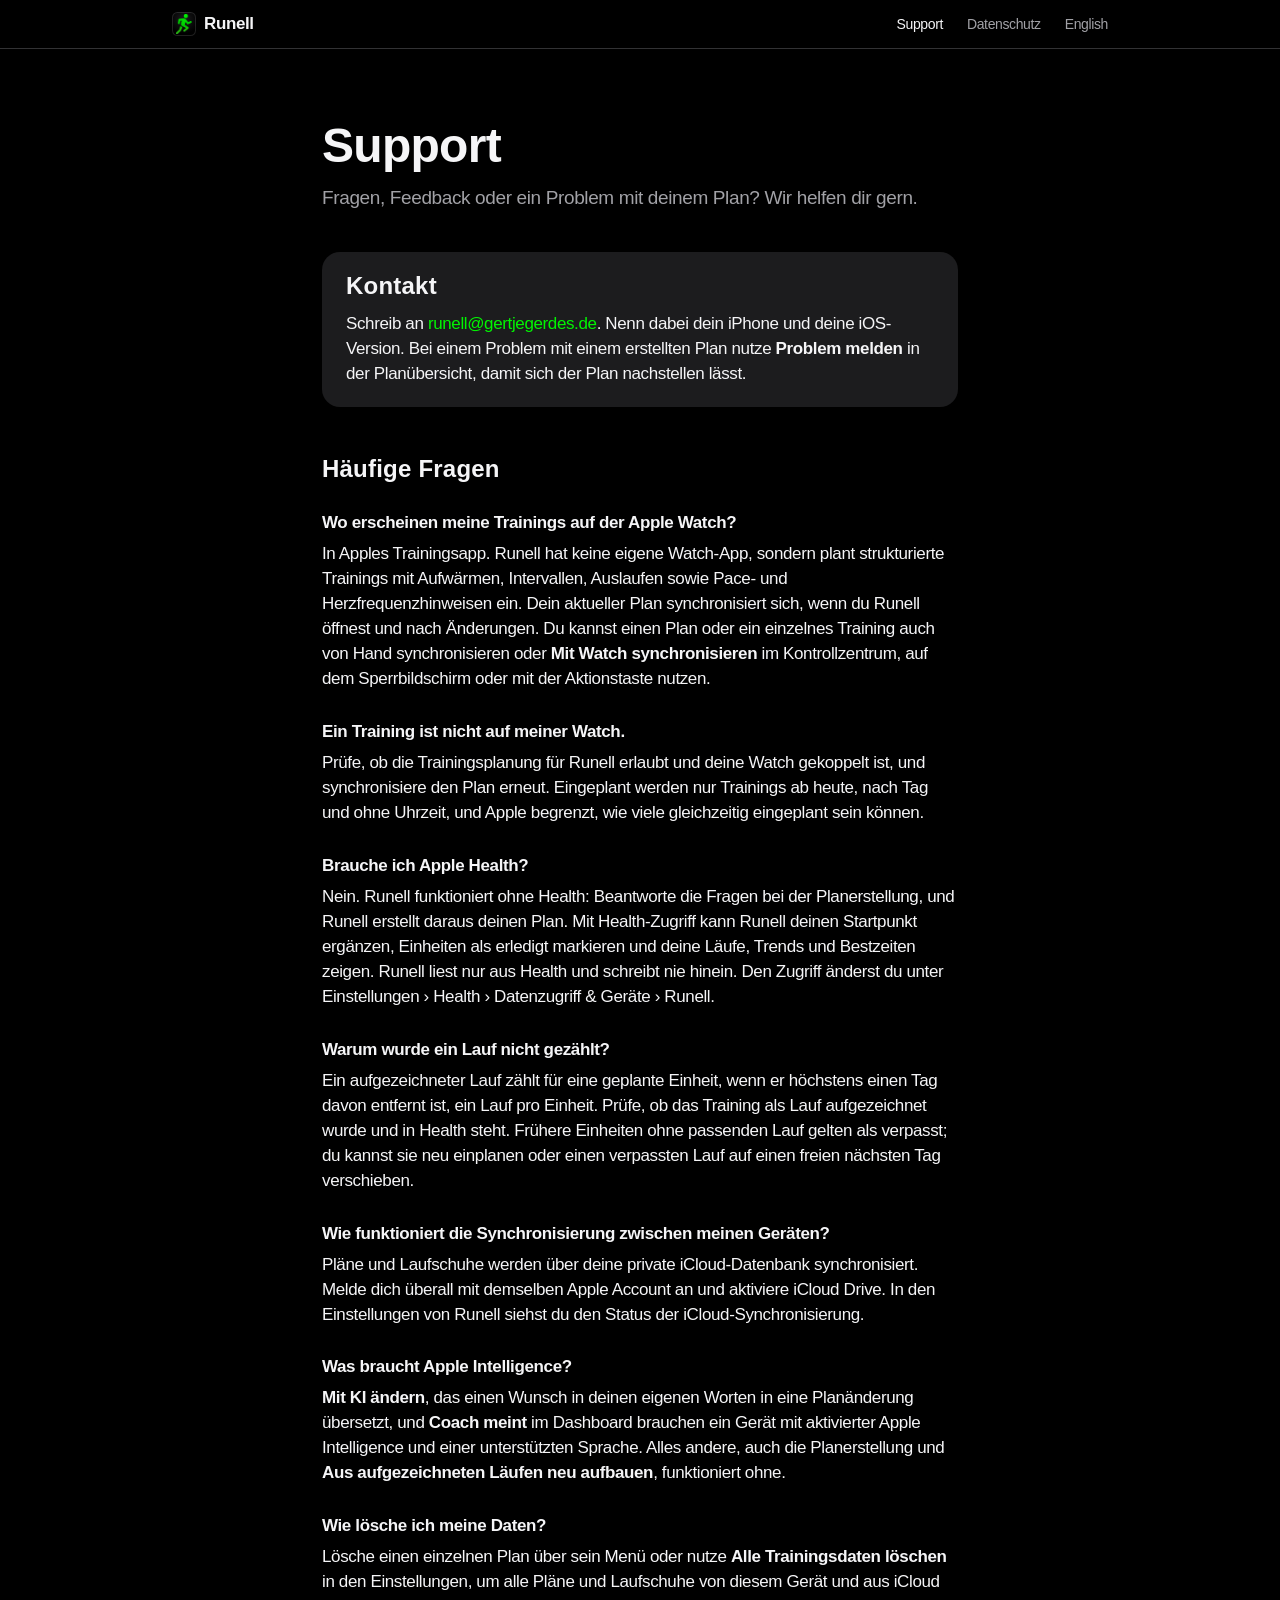
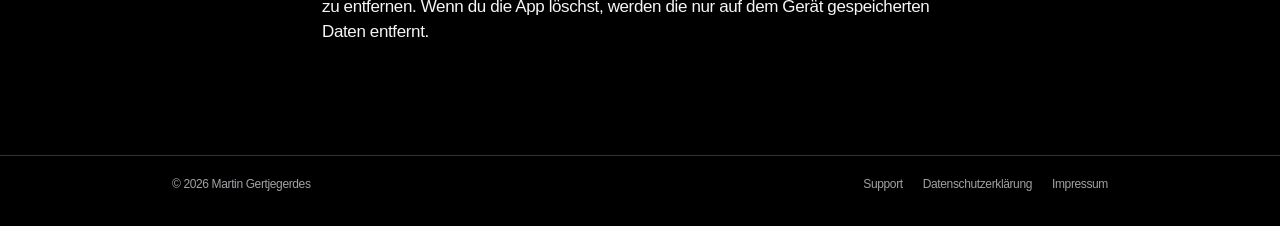
<file: de/support/index.html>
<!doctype html>
<html lang="de">
<head>
    <meta charset="utf-8">
    <meta name="viewport" content="width=device-width, initial-scale=1">
    <title>Support – Runell</title>
    <meta name="description" content="Hilfe zu Runell: Kontakt, Apple Watch, Apple Health, iCloud und Apple Intelligence.">
    <link rel="stylesheet" href="../../assets/style.css">
    <link rel="alternate" hreflang="en" href="../../support/">
</head>
<body>
    <nav class="nav">
        <div class="nav-inner">
            <a class="nav-brand" href="../"><span class="icon" aria-hidden="true"></span>Runell</a>
            <a href="./" aria-current="page">Support</a>
            <a href="../privacy/">Datenschutz</a>
            <a href="../../support/" lang="en" hreflang="en">English</a>
        </div>
    </nav>

    <main>
        <header class="page-header">
            <h1>Support</h1>
            <p>Fragen, Feedback oder ein Problem mit deinem Plan? Wir helfen dir gern.</p>
        </header>

        <div class="card">
            <h2 style="margin-top: 0">Kontakt</h2>
            <p>Schreib an <a href="mailto:runell@gertjegerdes.de?subject=Runell%20Support">runell@gertjegerdes.de</a>. Nenn dabei dein iPhone und deine iOS-Version. Bei einem Problem mit einem erstellten Plan nutze <strong>Problem melden</strong> in der Planübersicht, damit sich der Plan nachstellen lässt.</p>
        </div>

        <h2>Häufige Fragen</h2>

        <h3>Wo erscheinen meine Trainings auf der Apple Watch?</h3>
        <p>In Apples Trainingsapp. Runell hat keine eigene Watch-App, sondern plant strukturierte Trainings mit Aufwärmen, Intervallen, Auslaufen sowie Pace- und Herzfrequenzhinweisen ein. Dein aktueller Plan synchronisiert sich, wenn du Runell öffnest und nach Änderungen. Du kannst einen Plan oder ein einzelnes Training auch von Hand synchronisieren oder <strong>Mit Watch synchronisieren</strong> im Kontrollzentrum, auf dem Sperrbildschirm oder mit der Aktionstaste nutzen.</p>

        <h3>Ein Training ist nicht auf meiner Watch.</h3>
        <p>Prüfe, ob die Trainingsplanung für Runell erlaubt und deine Watch gekoppelt ist, und synchronisiere den Plan erneut. Eingeplant werden nur Trainings ab heute, nach Tag und ohne Uhrzeit, und Apple begrenzt, wie viele gleichzeitig eingeplant sein können.</p>

        <h3>Brauche ich Apple Health?</h3>
        <p>Nein. Runell funktioniert ohne Health: Beantworte die Fragen bei der Planerstellung, und Runell erstellt daraus deinen Plan. Mit Health-Zugriff kann Runell deinen Startpunkt ergänzen, Einheiten als erledigt markieren und deine Läufe, Trends und Bestzeiten zeigen. Runell liest nur aus Health und schreibt nie hinein. Den Zugriff änderst du unter Einstellungen › Health › Datenzugriff &amp; Geräte › Runell.</p>

        <h3>Warum wurde ein Lauf nicht gezählt?</h3>
        <p>Ein aufgezeichneter Lauf zählt für eine geplante Einheit, wenn er höchstens einen Tag davon entfernt ist, ein Lauf pro Einheit. Prüfe, ob das Training als Lauf aufgezeichnet wurde und in Health steht. Frühere Einheiten ohne passenden Lauf gelten als verpasst; du kannst sie neu einplanen oder einen verpassten Lauf auf einen freien nächsten Tag verschieben.</p>

        <h3>Wie funktioniert die Synchronisierung zwischen meinen Geräten?</h3>
        <p>Pläne und Laufschuhe werden über deine private iCloud-Datenbank synchronisiert. Melde dich überall mit demselben Apple Account an und aktiviere iCloud Drive. In den Einstellungen von Runell siehst du den Status der iCloud-Synchronisierung.</p>

        <h3>Was braucht Apple Intelligence?</h3>
        <p><strong>Mit KI ändern</strong>, das einen Wunsch in deinen eigenen Worten in eine Planänderung übersetzt, und <strong>Coach meint</strong> im Dashboard brauchen ein Gerät mit aktivierter Apple Intelligence und einer unterstützten Sprache. Alles andere, auch die Planerstellung und <strong>Aus aufgezeichneten Läufen neu aufbauen</strong>, funktioniert ohne.</p>

        <h3>Wie lösche ich meine Daten?</h3>
        <p>Lösche einen einzelnen Plan über sein Menü oder nutze <strong>Alle Trainingsdaten löschen</strong> in den Einstellungen, um alle Pläne und Laufschuhe von diesem Gerät und aus iCloud zu entfernen. Wenn du die App löschst, werden die nur auf dem Gerät gespeicherten Daten entfernt.</p>
    </main>

    <footer>
        <div class="footer-inner">
            <span class="copyright">© 2026 Martin Gertjegerdes</span>
            <a href="./">Support</a>
            <a href="../privacy/">Datenschutzerklärung</a>
            <a href="../impressum/">Impressum</a>
        </div>
    </footer>
</body>
</html>
</file>
<file: assets/style.css>
:root {
    color-scheme: dark;
    --background: #000;
    --surface: #1c1c1e;
    --separator: rgb(84 84 88 / 0.6);
    --label: #f5f5f7;
    --secondary-label: #a1a1a6;
    --accent: #5bf12e;
    --accent: color(display-p3 0.357 0.944 0.178);
    --content-width: 680px;
}

* {
    box-sizing: border-box;
}

html {
    -webkit-text-size-adjust: 100%;
}

body {
    margin: 0;
    background: var(--background);
    color: var(--label);
    font-family: -apple-system, BlinkMacSystemFont, "SF Pro Text", "Helvetica Neue", Helvetica, Arial, sans-serif;
    font-size: 17px;
    line-height: 1.47;
    letter-spacing: -0.022em;
    -webkit-font-smoothing: antialiased;
}

a {
    color: var(--accent);
    text-decoration: none;
}

a:hover {
    text-decoration: underline;
}

/* Navigation */

.nav {
    position: sticky;
    top: 0;
    z-index: 1;
    background: rgb(0 0 0 / 0.72);
    backdrop-filter: saturate(180%) blur(20px);
    -webkit-backdrop-filter: saturate(180%) blur(20px);
    border-bottom: 1px solid var(--separator);
}

.nav-inner {
    display: flex;
    align-items: center;
    gap: 24px;
    max-width: 980px;
    height: 48px;
    margin: 0 auto;
    padding: 0 22px;
    font-size: 14px;
}

.nav-brand {
    display: flex;
    align-items: center;
    gap: 8px;
    margin-right: auto;
    color: var(--label);
    font-weight: 600;
    font-size: 17px;
}

.nav-brand .icon {
    width: 24px;
}

.nav a:not(.nav-brand) {
    color: var(--secondary-label);
}

.nav a:hover,
.nav a[aria-current="page"] {
    color: var(--label);
    text-decoration: none;
}

/* App icon, rebuilt from the icon's own runner artwork */

.icon {
    display: inline-block;
    aspect-ratio: 1;
    border-radius: 22.5%;
    background: radial-gradient(circle at 50% 30%, #1d1d1f, #000 70%);
    box-shadow: inset 0 0 0 1px rgb(255 255 255 / 0.12);
    position: relative;
    flex: none;
}

.icon::after {
    content: "";
    position: absolute;
    inset: 9% 14% 9% 18%;
    background: linear-gradient(to top, #2fb31a, var(--accent));
    -webkit-mask: url("runner.png") center / contain no-repeat;
    mask: url("runner.png") center / contain no-repeat;
}

/* Layout */

main {
    max-width: var(--content-width);
    margin: 0 auto;
    padding: 0 22px 96px;
}

.hero {
    padding: 96px 0 72px;
    text-align: center;
}

.hero .icon {
    width: 128px;
    margin-bottom: 28px;
}

h1 {
    margin: 0;
    font-size: clamp(40px, 8vw, 64px);
    line-height: 1.06;
    letter-spacing: -0.015em;
    font-weight: 700;
    hyphens: auto;
    overflow-wrap: break-word;
}

.hero .tagline {
    margin: 16px auto 0;
    max-width: 520px;
    color: var(--secondary-label);
    font-size: clamp(19px, 3vw, 24px);
    line-height: 1.3;
}

.badge {
    display: inline-block;
    margin-top: 32px;
    padding: 12px 24px;
    border-radius: 980px;
    background: var(--accent);
    color: #000;
    font-weight: 600;
}

.badge:hover {
    text-decoration: none;
    filter: brightness(1.08);
}

.page-header {
    padding: 72px 0 40px;
}

.page-header h1 {
    font-size: clamp(36px, 6vw, 48px);
}

.page-header p {
    margin: 12px 0 0;
    color: var(--secondary-label);
    font-size: 19px;
}

h2 {
    margin: 48px 0 12px;
    font-size: 24px;
    line-height: 1.17;
    letter-spacing: 0.009em;
    font-weight: 600;
}

h3 {
    margin: 28px 0 6px;
    font-size: 17px;
    font-weight: 600;
}

p,
ul {
    margin: 0 0 14px;
}

ul {
    padding-left: 22px;
}

li {
    margin-bottom: 6px;
}

.muted {
    color: var(--secondary-label);
}

/* Feature grid on the home page */

.features {
    display: grid;
    grid-template-columns: repeat(auto-fit, minmax(260px, 1fr));
    gap: 16px;
}

.feature {
    padding: 28px;
    border-radius: 18px;
    background: var(--surface);
}

.feature h2 {
    margin: 0 0 8px;
    font-size: 21px;
}

.feature p {
    margin: 0;
    color: var(--secondary-label);
}

/* Grouped card, like an inset grouped list */

.card {
    margin: 0 0 14px;
    padding: 20px 24px;
    border-radius: 18px;
    background: var(--surface);
}

.card > :last-child {
    margin-bottom: 0;
}

/* Footer */

footer {
    border-top: 1px solid var(--separator);
    color: var(--secondary-label);
    font-size: 12px;
}

.footer-inner {
    display: flex;
    flex-wrap: wrap;
    gap: 8px 20px;
    max-width: 980px;
    margin: 0 auto;
    padding: 20px 22px 32px;
}

.footer-inner .copyright {
    margin-right: auto;
}

footer a {
    color: var(--secondary-label);
}

footer a:hover {
    color: var(--label);
}

@media (max-width: 600px) {
    .footer-inner .copyright {
        flex-basis: 100%;
    }
}
</file>
